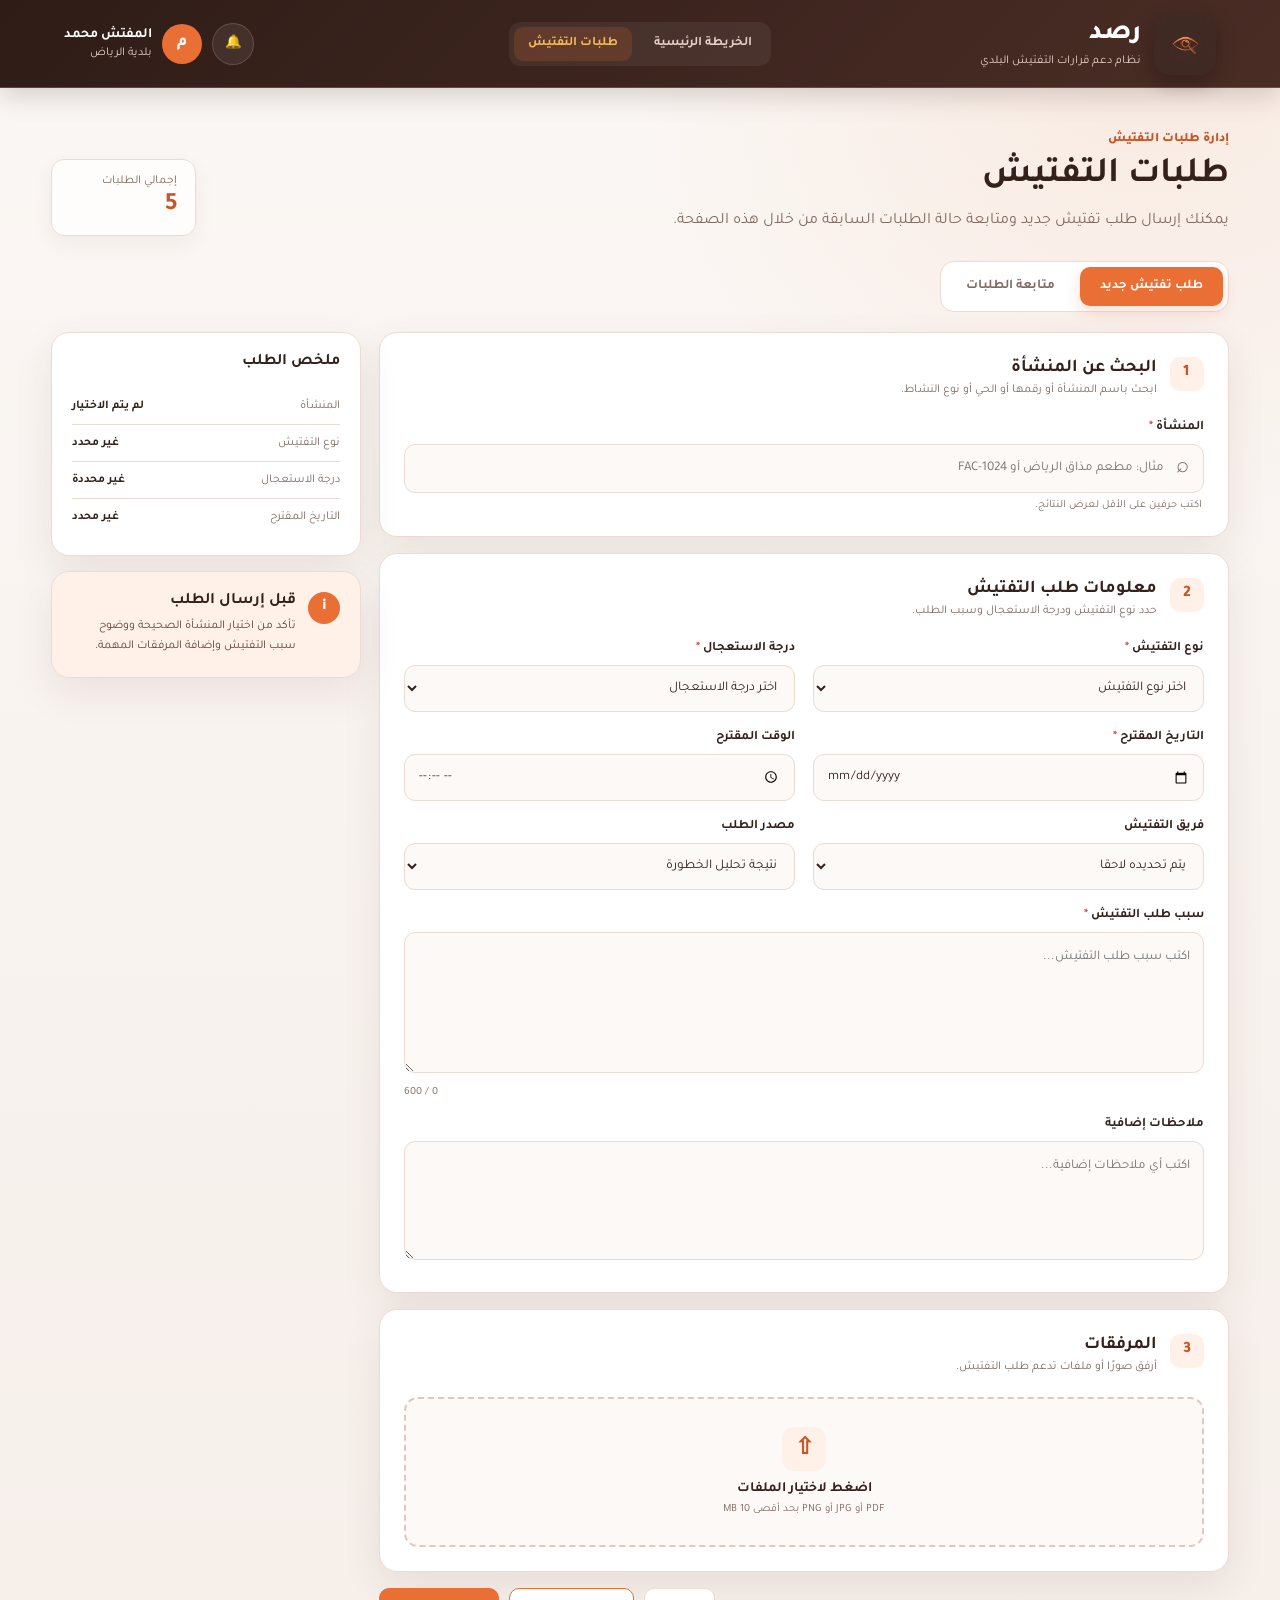
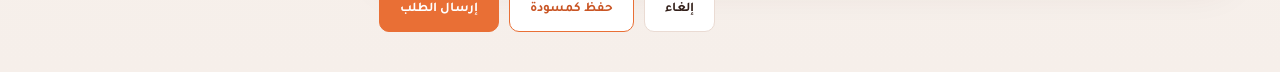
<file: inspection-request.html>
<!DOCTYPE html>
<html lang="ar" dir="rtl">

<head>
    <meta charset="UTF-8">

    <meta
        name="viewport"
        content="width=device-width, initial-scale=1.0"
    >

    <title>طلبات التفتيش | رصد</title>

    <link
        href="https://fonts.googleapis.com/css2?family=Tajawal:wght@400;500;600;700;800&display=swap"
        rel="stylesheet"
    >

    <link
        rel="stylesheet"
        href="inspection-request.css"
    >
</head>

<body>

<header class="header">

    <div class="brand">

        <img
            src="logo.jpeg"
            alt="شعار رصد"
            class="brand-logo-image"
        >

        <div>

            <h1>
                رصد
            </h1>

            <p>
                نظام دعم قرارات التفتيش البلدي
            </p>

        </div>

    </div>

    <nav class="navigation">

        <a href="index.html">
            الخريطة الرئيسية
        </a>

        <a
            href="inspection-request.html"
            class="active"
        >
            طلبات التفتيش
        </a>

    </nav>

    <div class="profile">

        <button
            class="notification-button"
            aria-label="الإشعارات"
        >
            🔔
        </button>

        <div class="profile-avatar">
            م
        </div>

        <div class="profile-text">
            <strong>المفتش محمد</strong>
            <span>بلدية الرياض</span>
        </div>

    </div>

</header>

<main class="page-container">

    <section class="page-heading">

        <div>

            <span class="eyebrow">
                إدارة طلبات التفتيش
            </span>

            <h2>
                طلبات التفتيش
            </h2>

            <p>
                يمكنك إرسال طلب تفتيش جديد ومتابعة حالة
                الطلبات السابقة من خلال هذه الصفحة.
            </p>

        </div>

        <div class="summary-box">

            <span>
                إجمالي الطلبات
            </span>

            <strong id="requestsTotal">
                0
            </strong>

        </div>

    </section>

    <section class="tabs-container">

        <button
            class="tab-button active"
            data-tab="newRequest"
        >
            طلب تفتيش جديد
        </button>

        <button
            class="tab-button"
            data-tab="trackRequests"
        >
            متابعة الطلبات
        </button>

    </section>

    <section
        id="newRequest"
        class="tab-content active"
    >

        <form id="inspectionForm">

            <div class="form-layout">

                <div class="form-main">

                    <section class="form-card">

                        <div class="card-heading">

                            <div class="heading-icon">
                                1
                            </div>

                            <div>

                                <h3>
                                    البحث عن المنشأة
                                </h3>

                                <p>
                                    ابحث باسم المنشأة أو رقمها أو الحي
                                    أو نوع النشاط.
                                </p>

                            </div>

                        </div>

                        <div class="facility-search-wrapper">

                            <label for="facilitySearchInput">

                                المنشأة

                                <span class="required">
                                    *
                                </span>

                            </label>

                            <div class="facility-search-box">

                                <span class="search-icon">
                                    ⌕
                                </span>

                                <input
                                    id="facilitySearchInput"
                                    type="search"
                                    placeholder="مثال: مطعم مذاق الرياض أو FAC-1024"
                                    autocomplete="off"
                                >

                                <button
                                    type="button"
                                    id="clearFacilityButton"
                                    class="clear-search-button hidden"
                                    aria-label="مسح المنشأة"
                                >
                                    ×
                                </button>

                            </div>

                            <p class="search-help">
                                اكتب حرفين على الأقل لعرض النتائج.
                            </p>

                            <div
                                id="facilitySearchResults"
                                class="facility-search-results hidden"
                            ></div>

                            <input
                                id="selectedFacilityId"
                                type="hidden"
                            >

                        </div>

                        <div
                            id="facilityInformation"
                            class="facility-information hidden"
                        >

                            <div class="facility-header">

                                <div>

                                    <span class="facility-label">
                                        المنشأة المختارة
                                    </span>

                                    <h4 id="facilityName">
                                        -
                                    </h4>

                                </div>

                                <span
                                    id="facilityPriority"
                                    class="priority-badge"
                                >
                                    -
                                </span>

                            </div>

                            <div class="facility-grid">

                                <div class="facility-detail">
                                    <span>رقم المنشأة</span>
                                    <strong id="facilityId">-</strong>
                                </div>

                                <div class="facility-detail">
                                    <span>نوع النشاط</span>
                                    <strong id="facilityType">-</strong>
                                </div>

                                <div class="facility-detail">
                                    <span>الحي</span>
                                    <strong id="facilityDistrict">-</strong>
                                </div>

                                <div class="facility-detail">
                                    <span>درجة الخطورة</span>
                                    <strong id="facilityScore">-</strong>
                                </div>

                                <div class="facility-detail">
                                    <span>عدد البلاغات</span>
                                    <strong id="facilityComplaints">-</strong>
                                </div>

                                <div class="facility-detail">
                                    <span>المخالفات السابقة</span>
                                    <strong id="facilityViolations">-</strong>
                                </div>

                            </div>

                            <div class="risk-reason">

                                <strong>
                                    سبب مستوى الأولوية
                                </strong>

                                <p id="facilityReason">
                                    -
                                </p>

                            </div>

                        </div>

                    </section>

                    <section class="form-card">

                        <div class="card-heading">

                            <div class="heading-icon">
                                2
                            </div>

                            <div>

                                <h3>
                                    معلومات طلب التفتيش
                                </h3>

                                <p>
                                    حدد نوع التفتيش ودرجة الاستعجال
                                    وسبب الطلب.
                                </p>

                            </div>

                        </div>

                        <div class="form-grid">

                            <div class="form-group">

                                <label for="inspectionType">

                                    نوع التفتيش

                                    <span class="required">
                                        *
                                    </span>

                                </label>

                                <select
                                    id="inspectionType"
                                    required
                                >

                                    <option value="">
                                        اختر نوع التفتيش
                                    </option>

                                    <option value="urgent">
                                        تفتيش عاجل
                                    </option>

                                    <option value="routine">
                                        تفتيش دوري
                                    </option>

                                    <option value="complaint">
                                        تفتيش بسبب بلاغ
                                    </option>

                                    <option value="follow-up">
                                        متابعة مخالفة سابقة
                                    </option>

                                    <option value="reinspection">
                                        إعادة تفتيش
                                    </option>

                                </select>

                            </div>

                            <div class="form-group">

                                <label for="urgencyLevel">

                                    درجة الاستعجال

                                    <span class="required">
                                        *
                                    </span>

                                </label>

                                <select
                                    id="urgencyLevel"
                                    required
                                >

                                    <option value="">
                                        اختر درجة الاستعجال
                                    </option>

                                    <option value="high">
                                        عاجل جدًا
                                    </option>

                                    <option value="medium">
                                        متوسط
                                    </option>

                                    <option value="low">
                                        عادي
                                    </option>

                                </select>

                            </div>

                            <div class="form-group">

                                <label for="inspectionDate">

                                    التاريخ المقترح

                                    <span class="required">
                                        *
                                    </span>

                                </label>

                                <input
                                    id="inspectionDate"
                                    type="date"
                                    required
                                >

                            </div>

                            <div class="form-group">

                                <label for="inspectionTime">
                                    الوقت المقترح
                                </label>

                                <input
                                    id="inspectionTime"
                                    type="time"
                                >

                            </div>

                            <div class="form-group">

                                <label for="assignedTeam">
                                    فريق التفتيش
                                </label>

                                <select id="assignedTeam">

                                    <option value="">
                                        يتم تحديده لاحقًا
                                    </option>

                                    <option value="team-a">
                                        فريق التفتيش أ
                                    </option>

                                    <option value="team-b">
                                        فريق التفتيش ب
                                    </option>

                                    <option value="team-c">
                                        فريق التفتيش ج
                                    </option>

                                </select>

                            </div>

                            <div class="form-group">

                                <label for="requestSource">
                                    مصدر الطلب
                                </label>

                                <select id="requestSource">

                                    <option value="risk">
                                        نتيجة تحليل الخطورة
                                    </option>

                                    <option value="complaint">
                                        بلاغ
                                    </option>

                                    <option value="previous-violation">
                                        مخالفة سابقة
                                    </option>

                                    <option value="manual">
                                        طلب يدوي
                                    </option>

                                </select>

                            </div>

                            <div class="form-group full-width">

                                <label for="requestReason">

                                    سبب طلب التفتيش

                                    <span class="required">
                                        *
                                    </span>

                                </label>

                                <textarea
                                    id="requestReason"
                                    rows="5"
                                    maxlength="600"
                                    placeholder="اكتب سبب طلب التفتيش..."
                                    required
                                ></textarea>

                                <div class="character-counter">

                                    <span id="reasonCounter">
                                        0
                                    </span>

                                    / 600

                                </div>

                            </div>

                            <div class="form-group full-width">

                                <label for="additionalNotes">
                                    ملاحظات إضافية
                                </label>

                                <textarea
                                    id="additionalNotes"
                                    rows="4"
                                    maxlength="400"
                                    placeholder="اكتب أي ملاحظات إضافية..."
                                ></textarea>

                            </div>

                        </div>

                    </section>

                    <section class="form-card">

                        <div class="card-heading">

                            <div class="heading-icon">
                                3
                            </div>

                            <div>

                                <h3>
                                    المرفقات
                                </h3>

                                <p>
                                    أرفق صورًا أو ملفات تدعم طلب التفتيش.
                                </p>

                            </div>

                        </div>

                        <label
                            class="upload-area"
                            for="requestAttachments"
                        >

                            <div class="upload-icon">
                                ⇧
                            </div>

                            <strong>
                                اضغط لاختيار الملفات
                            </strong>

                            <span>
                                PDF أو JPG أو PNG بحد أقصى 10 MB
                            </span>

                            <input
                                id="requestAttachments"
                                type="file"
                                multiple
                                accept=".pdf,.jpg,.jpeg,.png"
                            >

                        </label>

                        <div id="attachmentsList"></div>

                    </section>

                    <div class="form-actions">

                        <button
                            type="button"
                            id="cancelButton"
                            class="button secondary"
                        >
                            إلغاء
                        </button>

                        <button
                            type="button"
                            id="saveDraftButton"
                            class="button draft"
                        >
                            حفظ كمسودة
                        </button>

                        <button
                            type="submit"
                            class="button primary"
                        >
                            إرسال الطلب
                        </button>

                    </div>

                </div>

                <aside class="form-sidebar">

                    <section class="side-card">

                        <h3>
                            ملخص الطلب
                        </h3>

                        <div class="summary-row">

                            <span>
                                المنشأة
                            </span>

                            <strong id="summaryFacility">
                                لم يتم الاختيار
                            </strong>

                        </div>

                        <div class="summary-row">

                            <span>
                                نوع التفتيش
                            </span>

                            <strong id="summaryType">
                                غير محدد
                            </strong>

                        </div>

                        <div class="summary-row">

                            <span>
                                درجة الاستعجال
                            </span>

                            <strong id="summaryUrgency">
                                غير محددة
                            </strong>

                        </div>

                        <div class="summary-row">

                            <span>
                                التاريخ المقترح
                            </span>

                            <strong id="summaryDate">
                                غير محدد
                            </strong>

                        </div>

                    </section>

                    <section class="side-card help-card">

                        <div class="help-icon">
                            i
                        </div>

                        <div>

                            <h3>
                                قبل إرسال الطلب
                            </h3>

                            <p>
                                تأكد من اختيار المنشأة الصحيحة ووضوح
                                سبب التفتيش وإضافة المرفقات المهمة.
                            </p>

                        </div>

                    </section>

                </aside>

            </div>

        </form>

    </section>

    <section
        id="trackRequests"
        class="tab-content"
    >

        <div class="tracking-layout">

            <div class="requests-column">

                <section class="tracking-toolbar">

                    <div class="tracking-search">

                        <span>
                            ⌕
                        </span>

                        <input
                            id="requestSearch"
                            type="search"
                            placeholder="ابحث برقم الطلب أو اسم المنشأة..."
                        >

                    </div>

                    <select id="statusFilter">

                        <option value="all">
                            جميع الحالات
                        </option>

                        <option value="draft">
                            مسودة
                        </option>

                        <option value="submitted">
                            تم الإرسال
                        </option>

                        <option value="review">
                            قيد المراجعة
                        </option>

                        <option value="approved">
                            تمت الموافقة
                        </option>

                        <option value="scheduled">
                            تمت الجدولة
                        </option>

                        <option value="completed">
                            مكتمل
                        </option>

                        <option value="rejected">
                            مرفوض
                        </option>

                    </select>

                </section>

                <section
                    id="requestsList"
                    class="requests-list"
                ></section>

            </div>

            <aside
                id="requestDetails"
                class="request-details"
            >

                <div class="empty-state">

                    <div class="empty-icon">
                        ◴
                    </div>

                    <h3>
                        اختر طلبًا لعرض تفاصيله
                    </h3>

                    <p>
                        اضغط على أحد الطلبات لمتابعة حالته
                        وعرض الجدول الزمني.
                    </p>

                </div>

            </aside>

        </div>

    </section>

</main>

<div
    id="successModal"
    class="modal-overlay hidden"
>

    <div class="success-modal">

        <div class="success-icon">
            ✓
        </div>

        <h3>
            تم إرسال الطلب بنجاح
        </h3>

        <p>
            تم تسجيل طلب التفتيش وإرساله للمراجعة.
        </p>

        <div class="request-number-box">

            <span>
                رقم الطلب
            </span>

            <strong id="submittedRequestNumber">
                -
            </strong>

        </div>

        <button
            id="closeModalButton"
            class="button primary full-button"
        >
            متابعة الطلب
        </button>

    </div>

</div>

<script src="inspection-request.js"></script>

</body>
</html>
</file>
<file: inspection-request.css>
:root {
    --background: #f8f3ef;
    --surface: #ffffff;

    --text: #34211b;
    --muted: #806b63;
    --border: #eadbd3;

    --primary: #4a2d25;
    --primary-hover: #2f1c17;
    --primary-light: #f4e9e2;

    --accent: #e96f35;
    --accent-dark: #c95524;
    --accent-light: #fff0e8;

    --gold: #f2b95f;
    --gold-light: #fff7e8;

    --high: #d94a3d;
    --high-light: #fff0ee;

    --medium: #e99a36;
    --medium-light: #fff5e6;

    --low: #4d9a68;
    --low-light: #edf7f0;

    --blue: #b96742;
    --blue-light: #f8ebe5;

    --grey: #aa9991;
    --grey-light: #f5f1ef;

    --shadow:
        0 15px 40px rgba(74, 45, 37, 0.09);
}

* {
    box-sizing: border-box;
}

body {
    margin: 0;
    min-height: 100vh;

    font-family:
        "Tajawal",
        sans-serif;

    background:
        radial-gradient(
            circle at 90% 0%,
            rgba(233, 111, 53, 0.10),
            transparent 26%
        ),
        linear-gradient(
            180deg,
            #fbf7f4,
            #f6efea
        );

    color: var(--text);
}

button,
input,
select,
textarea {
    font-family: inherit;
}

button {
    cursor: pointer;
}

.hidden {
    display: none !important;
}

/* Header */

.header {
    min-height: 88px;
    padding: 10px 5%;

    display: grid;
    grid-template-columns:
        1fr auto 1fr;

    align-items: center;

    gap: 24px;

    position: sticky;
    top: 0;
    z-index: 1000;

    border-bottom:
        1px solid rgba(242, 185, 95, 0.25);

    background:
        linear-gradient(
            135deg,
            #2f1c17,
            #4a2d25
        );

    box-shadow:
        0 8px 25px rgba(47, 28, 23, 0.18);
}

.brand,
.profile {
    display: flex;
    align-items: center;
}

.brand {
    gap: 13px;
}

.brand-logo-image {
    width: 62px;
    height: 62px;

    object-fit: cover;

    border-radius: 15px;

    background: var(--primary-hover);

    box-shadow:
        0 8px 20px rgba(20, 10, 8, 0.30);
}

.brand h1,
.brand p {
    margin: 0;
}

.brand h1 {
    color: white;

    font-size: 27px;
    font-weight: 800;
}

.brand p {
    margin-top: 3px;

    color: #e6cfc4;

    font-size: 12px;
}

.navigation {
    display: flex;

    gap: 8px;

    padding: 5px;

    border-radius: 12px;

    background:
        rgba(255, 255, 255, 0.06);
}

.navigation a {
    padding: 9px 14px;

    border-radius: 9px;

    color: #e6cfc4;

    font-size: 13px;
    font-weight: 700;

    text-decoration: none;

    transition: 0.2s;
}

.navigation a:hover,
.navigation a.active {
    background:
        rgba(233, 111, 53, 0.16);

    color: white;
}

.navigation a.active {
    color: var(--gold);
}

.profile {
    justify-self: end;

    gap: 10px;
}

.notification-button {
    width: 42px;
    height: 42px;

    border:
        1px solid rgba(255, 255, 255, 0.15);

    border-radius: 50%;

    background:
        rgba(255, 255, 255, 0.08);

    color: white;
}

.profile-avatar {
    width: 40px;
    height: 40px;

    display: grid;
    place-items: center;

    border-radius: 50%;

    background: var(--accent);

    color: white;

    font-weight: 800;
}

.profile-text strong,
.profile-text span {
    display: block;
}

.profile-text strong {
    color: white;

    font-size: 14px;
}

.profile-text span {
    margin-top: 2px;

    color: #e6cfc4;

    font-size: 12px;
}

/* Page */

.page-container {
    width: min(1450px, 92%);
    margin: auto;
}

.page-heading {
    padding: 42px 0 25px;

    display: flex;
    align-items: flex-end;
    justify-content: space-between;

    gap: 20px;
}

.eyebrow {
    display: inline-block;

    margin-bottom: 7px;

    color: var(--accent-dark);

    font-size: 13px;
    font-weight: 800;
}

.page-heading h2 {
    margin: 0;

    font-size: 36px;
}

.page-heading p {
    max-width: 720px;

    margin: 9px 0 0;

    color: var(--muted);

    line-height: 1.8;
}

.summary-box {
    min-width: 145px;

    padding: 14px 18px;

    border:
        1px solid var(--border);

    border-radius: 13px;

    background:
        rgba(255, 255, 255, 0.80);

    box-shadow:
        0 8px 22px rgba(74, 45, 37, 0.05);
}

.summary-box span,
.summary-box strong {
    display: block;
}

.summary-box span {
    color: var(--muted);

    font-size: 12px;
}

.summary-box strong {
    margin-top: 3px;

    color: var(--accent-dark);

    font-size: 25px;
}

/* Tabs */

.tabs-container {
    width: fit-content;

    display: flex;

    gap: 5px;

    margin-bottom: 20px;
    padding: 5px;

    border:
        1px solid var(--border);

    border-radius: 14px;

    background: white;
}

.tab-button {
    padding: 11px 20px;

    border: none;
    border-radius: 10px;

    background: transparent;

    color: var(--muted);

    font-weight: 700;
}

.tab-button.active {
    background: var(--accent);

    color: white;

    box-shadow:
        0 6px 14px rgba(233, 111, 53, 0.22);
}

.tab-content {
    display: none;
}

.tab-content.active {
    display: block;
}

/* Layout */

.form-layout {
    display: grid;
    grid-template-columns:
        minmax(0, 1fr) 310px;

    align-items: start;

    gap: 18px;

    padding-bottom: 40px;
}

.form-main {
    display: flex;
    flex-direction: column;

    gap: 16px;
}

.form-card,
.side-card,
.tracking-toolbar,
.request-details {
    border:
        1px solid var(--border);

    border-radius: 18px;

    background: var(--surface);

    box-shadow: var(--shadow);
}

.form-card {
    padding: 24px;
}

.card-heading {
    display: flex;
    align-items: flex-start;

    gap: 13px;

    margin-bottom: 23px;
}

.heading-icon {
    width: 34px;
    height: 34px;
    flex-shrink: 0;

    display: grid;
    place-items: center;

    border-radius: 10px;

    background: var(--accent-light);

    color: var(--accent-dark);

    font-weight: 800;
}

.card-heading h3,
.card-heading p {
    margin: 0;
}

.card-heading h3 {
    font-size: 18px;
}

.card-heading p {
    margin-top: 4px;

    color: var(--muted);

    font-size: 12px;
}

/* Facility search */

.facility-search-wrapper {
    position: relative;
}

.facility-search-wrapper > label {
    display: block;

    margin-bottom: 8px;

    font-size: 13px;
    font-weight: 700;
}

.required {
    color: var(--high);
}

.facility-search-box {
    height: 49px;

    display: flex;
    align-items: center;

    gap: 10px;

    padding: 0 14px;

    border:
        1px solid var(--border);

    border-radius: 11px;

    background: #fcf9f7;

    transition: 0.2s;
}

.facility-search-box:focus-within {
    border-color: var(--accent);

    background: white;

    box-shadow:
        0 0 0 3px rgba(233, 111, 53, 0.10);
}

.search-icon {
    color: var(--muted);

    font-size: 22px;
}

.facility-search-box input {
    width: 100%;

    border: none;
    outline: none;

    background: transparent;

    color: var(--text);
}

.clear-search-button {
    width: 27px;
    height: 27px;
    flex-shrink: 0;

    display: grid;
    place-items: center;

    border: none;
    border-radius: 50%;

    background: var(--primary-light);

    color: var(--muted);

    font-size: 18px;
}

.search-help {
    margin: 6px 2px 0;

    color: var(--muted);

    font-size: 11px;
}

.facility-search-results {
    position: absolute;
    top: 81px;
    right: 0;
    left: 0;
    z-index: 100;

    max-height: 330px;

    overflow-y: auto;

    border:
        1px solid var(--border);

    border-radius: 13px;

    background: white;

    box-shadow:
        0 16px 38px rgba(74, 45, 37, 0.16);
}

.facility-search-result {
    width: 100%;

    padding: 14px;

    display: flex;
    align-items: center;
    justify-content: space-between;

    gap: 14px;

    border: none;
    border-bottom:
        1px solid var(--border);

    background: white;

    text-align: right;

    transition: 0.15s;
}

.facility-search-result:last-child {
    border-bottom: none;
}

.facility-search-result:hover {
    background: var(--accent-light);
}

.result-main strong,
.result-main span {
    display: block;
}

.result-main strong {
    margin-bottom: 4px;

    font-size: 14px;
}

.result-main span {
    color: var(--muted);

    font-size: 11px;
}

.result-priority {
    flex-shrink: 0;

    padding: 5px 9px;

    border-radius: 999px;

    font-size: 10px;
    font-weight: 800;
}

.result-priority.high {
    color: var(--high);

    background: var(--high-light);
}

.result-priority.medium {
    color: #b66a0b;

    background: var(--medium-light);
}

.result-priority.low {
    color: var(--low);

    background: var(--low-light);
}

.no-search-results {
    padding: 23px;

    text-align: center;

    color: var(--muted);

    font-size: 13px;
}

/* Facility details */

.facility-information {
    margin-top: 22px;

    padding: 20px;

    border:
        1px solid var(--border);

    border-radius: 15px;

    background: #fcf9f7;
}

.facility-header {
    display: flex;
    align-items: flex-start;
    justify-content: space-between;

    gap: 15px;

    margin-bottom: 16px;
}

.facility-label {
    color: var(--muted);

    font-size: 11px;
}

.facility-header h4 {
    margin: 4px 0 0;

    font-size: 20px;
}

.priority-badge,
.request-status {
    padding: 6px 10px;

    display: inline-flex;
    align-items: center;

    border-radius: 999px;

    font-size: 11px;
    font-weight: 800;
}

.priority-badge.high {
    background: var(--high-light);

    color: var(--high);
}

.priority-badge.medium {
    background: var(--medium-light);

    color: #b66a0b;
}

.priority-badge.low {
    background: var(--low-light);

    color: var(--low);
}

.facility-grid {
    display: grid;
    grid-template-columns:
        repeat(3, 1fr);

    gap: 10px;
}

.facility-detail {
    padding: 12px;

    border:
        1px solid var(--border);

    border-radius: 11px;

    background: white;
}

.facility-detail span,
.facility-detail strong {
    display: block;
}

.facility-detail span {
    color: var(--muted);

    font-size: 10px;
}

.facility-detail strong {
    margin-top: 3px;

    font-size: 13px;
}

.risk-reason {
    margin-top: 13px;

    padding: 13px;

    border-right:
        4px solid var(--accent);

    border-radius: 9px;

    background: var(--accent-light);

    color: #654237;
}

.risk-reason strong {
    font-size: 12px;
}

.risk-reason p {
    margin: 5px 0 0;

    font-size: 12px;

    line-height: 1.7;
}

/* Form */

.form-grid {
    display: grid;
    grid-template-columns:
        1fr 1fr;

    gap: 18px;
}

.form-group {
    position: relative;
}

.form-group.full-width {
    grid-column: 1 / -1;
}

.form-group label {
    display: block;

    margin-bottom: 8px;

    font-size: 13px;
    font-weight: 700;
}

.form-group input,
.form-group select,
.form-group textarea {
    width: 100%;

    border:
        1px solid var(--border);

    border-radius: 11px;

    background: #fcf9f7;

    color: var(--text);

    outline: none;

    transition: 0.2s;
}

.form-group input,
.form-group select {
    height: 47px;

    padding: 0 13px;
}

.form-group textarea {
    padding: 13px;

    resize: vertical;

    line-height: 1.7;
}

.form-group input:focus,
.form-group select:focus,
.form-group textarea:focus {
    border-color: var(--accent);

    background: white;

    box-shadow:
        0 0 0 3px rgba(233, 111, 53, 0.10);
}

.character-counter {
    margin-top: 5px;

    text-align: left;

    color: var(--muted);

    font-size: 11px;
}

/* Upload */

.upload-area {
    min-height: 150px;

    padding: 25px;

    display: flex;
    flex-direction: column;
    align-items: center;
    justify-content: center;

    border:
        2px dashed #ddc9bf;

    border-radius: 14px;

    background: #fcf9f7;

    cursor: pointer;

    transition: 0.2s;
}

.upload-area:hover {
    border-color: var(--accent);

    background: var(--accent-light);
}

.upload-icon {
    width: 44px;
    height: 44px;

    display: grid;
    place-items: center;

    margin-bottom: 10px;

    border-radius: 12px;

    background: var(--accent-light);

    color: var(--accent-dark);

    font-size: 23px;
    font-weight: 800;
}

.upload-area strong {
    font-size: 14px;
}

.upload-area span {
    margin-top: 5px;

    color: var(--muted);

    font-size: 11px;
}

.upload-area input {
    display: none;
}

.attachment-item {
    margin-top: 10px;

    padding: 11px 13px;

    display: flex;
    align-items: center;
    justify-content: space-between;

    border:
        1px solid var(--border);

    border-radius: 10px;

    background: #fcf9f7;

    font-size: 12px;
}

.attachment-item button {
    border: none;

    background: transparent;

    color: var(--high);

    font-weight: 700;
}

/* Sidebar */

.form-sidebar {
    position: sticky;
    top: 108px;

    display: flex;
    flex-direction: column;

    gap: 15px;
}

.side-card {
    padding: 20px;
}

.side-card h3 {
    margin: 0 0 16px;

    font-size: 16px;
}

.summary-row {
    padding: 11px 0;

    display: flex;
    align-items: flex-start;
    justify-content: space-between;

    gap: 12px;

    border-bottom:
        1px solid var(--border);
}

.summary-row:last-child {
    border-bottom: none;
}

.summary-row span {
    color: var(--muted);

    font-size: 12px;
}

.summary-row strong {
    max-width: 150px;

    text-align: left;

    font-size: 12px;
}

.help-card {
    display: flex;

    gap: 12px;

    background: var(--accent-light);
}

.help-icon {
    width: 32px;
    height: 32px;
    flex-shrink: 0;

    display: grid;
    place-items: center;

    border-radius: 50%;

    background: var(--accent);

    color: white;

    font-weight: 800;
}

.help-card h3 {
    margin-bottom: 5px;
}

.help-card p {
    margin: 0;

    color: #654237;

    font-size: 12px;

    line-height: 1.7;
}

/* Buttons */

.form-actions {
    display: flex;
    justify-content: flex-end;

    gap: 10px;
}

.button {
    min-height: 44px;

    padding: 0 20px;

    border-radius: 10px;

    font-weight: 700;
}

.button.primary {
    border:
        1px solid var(--accent);

    background: var(--accent);

    color: white;
}

.button.primary:hover {
    border-color: var(--accent-dark);

    background: var(--accent-dark);
}

.button.secondary {
    border:
        1px solid var(--border);

    background: white;

    color: var(--text);
}

.button.draft {
    border:
        1px solid var(--accent);

    background: white;

    color: var(--accent-dark);
}

/* Tracking */

.tracking-layout {
    min-height: 650px;

    display: grid;
    grid-template-columns:
        minmax(370px, 0.9fr)
        minmax(450px, 1.35fr);

    gap: 18px;

    padding-bottom: 40px;
}

.requests-column {
    display: flex;
    flex-direction: column;

    gap: 14px;
}

.tracking-toolbar {
    padding: 14px;

    display: flex;

    gap: 10px;
}

.tracking-search {
    height: 44px;
    flex: 1;

    display: flex;
    align-items: center;

    gap: 8px;

    padding: 0 12px;

    border:
        1px solid var(--border);

    border-radius: 10px;

    background: #fcf9f7;
}

.tracking-search:focus-within {
    border-color: var(--accent);

    box-shadow:
        0 0 0 3px rgba(233, 111, 53, 0.10);
}

.tracking-search span {
    color: var(--muted);

    font-size: 20px;
}

.tracking-search input {
    width: 100%;

    border: none;
    outline: none;

    background: transparent;
}

.tracking-toolbar select {
    min-width: 145px;
    height: 44px;

    padding: 0 10px;

    border:
        1px solid var(--border);

    border-radius: 10px;

    background: white;
}

.requests-list {
    display: flex;
    flex-direction: column;

    gap: 11px;
}

.request-card {
    padding: 17px;

    border:
        1px solid var(--border);

    border-radius: 15px;

    background: white;

    box-shadow:
        0 8px 22px rgba(74, 45, 37, 0.05);

    cursor: pointer;

    transition: 0.2s;
}

.request-card:hover,
.request-card.selected {
    transform: translateY(-2px);

    border-color: var(--accent);

    box-shadow: var(--shadow);
}

.request-card.selected {
    border-right:
        5px solid var(--accent);
}

.request-card-top,
.request-card-bottom {
    display: flex;
    align-items: center;
    justify-content: space-between;

    gap: 10px;
}

.request-number {
    color: var(--accent-dark);

    font-size: 12px;
    font-weight: 800;
}

.request-card h3 {
    margin: 10px 0 4px;

    font-size: 16px;
}

.request-card-description {
    color: var(--muted);

    font-size: 12px;
}

.request-card-bottom {
    margin-top: 14px;

    padding-top: 12px;

    border-top:
        1px solid var(--border);

    color: var(--muted);

    font-size: 11px;
}

/* Statuses */

.request-status.draft {
    background: var(--grey-light);

    color: #6f605a;
}

.request-status.submitted {
    background: var(--blue-light);

    color: var(--blue);
}

.request-status.review {
    background: var(--medium-light);

    color: #ad650c;
}

.request-status.approved {
    background: var(--primary-light);

    color: var(--primary);
}

.request-status.scheduled {
    background: var(--accent-light);

    color: var(--accent-dark);
}

.request-status.completed {
    background: var(--low-light);

    color: var(--low);
}

.request-status.rejected {
    background: var(--high-light);

    color: var(--high);
}

/* Details */

.request-details {
    min-height: 650px;

    padding: 25px;
}

.empty-state {
    min-height: 300px;
    height: 100%;

    display: flex;
    flex-direction: column;
    align-items: center;
    justify-content: center;

    text-align: center;
}

.empty-icon {
    width: 70px;
    height: 70px;

    display: grid;
    place-items: center;

    border-radius: 50%;

    background: var(--accent-light);

    color: var(--accent-dark);

    font-size: 31px;
}

.empty-state h3 {
    margin: 15px 0 5px;
}

.empty-state p {
    max-width: 320px;

    margin: 0;

    color: var(--muted);

    font-size: 13px;

    line-height: 1.7;
}

.details-header {
    padding-bottom: 20px;

    display: flex;
    align-items: flex-start;
    justify-content: space-between;

    gap: 15px;

    border-bottom:
        1px solid var(--border);
}

.details-header h2 {
    margin: 5px 0 0;

    font-size: 23px;
}

.details-request-number {
    color: var(--accent-dark);

    font-size: 12px;
    font-weight: 800;
}

.details-grid {
    display: grid;
    grid-template-columns:
        repeat(3, 1fr);

    gap: 10px;

    margin-top: 20px;
}

.detail-box {
    padding: 13px;

    border:
        1px solid var(--border);

    border-radius: 11px;

    background: #fcf9f7;
}

.detail-box span,
.detail-box strong {
    display: block;
}

.detail-box span {
    color: var(--muted);

    font-size: 10px;
}

.detail-box strong {
    margin-top: 4px;

    font-size: 13px;
}

.request-reason-box {
    margin-top: 15px;

    padding: 15px;

    border-radius: 12px;

    background: var(--accent-light);
}

.request-reason-box span {
    color: var(--accent-dark);

    font-size: 11px;
    font-weight: 800;
}

.request-reason-box p {
    margin: 6px 0 0;

    color: #654237;

    font-size: 13px;

    line-height: 1.8;
}

/* Timeline */

.timeline-title {
    margin: 28px 0 18px;

    font-size: 18px;
}

.timeline {
    position: relative;

    padding-right: 18px;
}

.timeline::before {
    content: "";

    position: absolute;
    top: 11px;
    right: 7px;
    bottom: 12px;

    width: 2px;

    background: var(--border);
}

.timeline-item {
    position: relative;

    padding:
        0 31px 25px 0;
}

.timeline-item:last-child {
    padding-bottom: 0;
}

.timeline-dot {
    position: absolute;
    top: 4px;
    right: 0;

    width: 16px;
    height: 16px;

    border: 4px solid white;
    border-radius: 50%;

    background: var(--grey);

    box-shadow:
        0 0 0 2px var(--border);
}

.timeline-item.completed .timeline-dot {
    background: var(--low);

    box-shadow:
        0 0 0 2px var(--low);
}

.timeline-item.current .timeline-dot {
    background: var(--accent);

    box-shadow:
        0 0 0 2px var(--accent),
        0 0 0 7px rgba(233, 111, 53, 0.13);
}

.timeline-item.rejected .timeline-dot {
    background: var(--high);

    box-shadow:
        0 0 0 2px var(--high);
}

.timeline-content h4 {
    margin: 0;

    font-size: 14px;
}

.timeline-content p {
    margin: 4px 0 0;

    color: var(--muted);

    font-size: 11px;
}

.timeline-note {
    margin-top: 8px;

    padding: 10px;

    border-radius: 9px;

    background: #faf6f3;

    color: #654f47;

    font-size: 11px;

    line-height: 1.7;
}

.timeline-item.rejected .timeline-note {
    background: var(--high-light);

    color: #8d3440;
}

/* Modal */

.modal-overlay {
    position: fixed;
    inset: 0;
    z-index: 2000;

    display: grid;
    place-items: center;

    padding: 20px;

    background:
        rgba(47, 28, 23, 0.66);

    backdrop-filter: blur(5px);
}

.success-modal {
    width: min(420px, 100%);

    padding: 30px;

    border-radius: 20px;

    background: white;

    text-align: center;

    box-shadow:
        0 25px 70px rgba(0, 0, 0, 0.20);
}

.success-icon {
    width: 68px;
    height: 68px;

    display: grid;
    place-items: center;

    margin: auto;

    border-radius: 50%;

    background: var(--low-light);

    color: var(--low);

    font-size: 32px;
    font-weight: 800;
}

.success-modal h3 {
    margin: 16px 0 6px;

    font-size: 22px;
}

.success-modal p {
    margin: 0;

    color: var(--muted);

    font-size: 13px;
}

.request-number-box {
    margin: 20px 0;

    padding: 14px;

    border-radius: 11px;

    background: var(--accent-light);
}

.request-number-box span,
.request-number-box strong {
    display: block;
}

.request-number-box span {
    color: var(--muted);

    font-size: 11px;
}

.request-number-box strong {
    margin-top: 4px;

    color: var(--accent-dark);

    font-size: 20px;
}

.full-button {
    width: 100%;
}

/* Responsive */

@media (max-width: 1100px) {
    .header {
        grid-template-columns:
            1fr auto;
    }

    .navigation {
        order: 3;
        grid-column: 1 / -1;

        width: 100%;

        justify-content: center;
    }

    .form-layout {
        grid-template-columns: 1fr;
    }

    .form-sidebar {
        position: static;

        display: grid;
        grid-template-columns:
            1fr 1fr;
    }

    .tracking-layout {
        grid-template-columns: 1fr;
    }

    .request-details {
        min-height: 500px;
    }
}

@media (max-width: 700px) {
    .page-container {
        width: 94%;
    }

    .header {
        padding:
            10px 3%;
    }

    .brand-logo-image {
        width: 52px;
        height: 52px;
    }

    .profile-text {
        display: none;
    }

    .page-heading {
        align-items: flex-start;

        flex-direction: column;
    }

    .summary-box {
        width: 100%;
    }

    .tabs-container {
        width: 100%;
    }

    .tab-button {
        flex: 1;
    }

    .form-grid,
    .facility-grid,
    .details-grid,
    .form-sidebar {
        grid-template-columns: 1fr;
    }

    .form-actions {
        flex-direction: column-reverse;
    }

    .button {
        width: 100%;
    }

    .tracking-toolbar {
        flex-direction: column;
    }

    .tracking-toolbar select {
        width: 100%;
    }

    .request-card-bottom {
        align-items: flex-start;

        flex-direction: column;
    }

    .facility-search-results {
        max-height: 280px;
    }
}
</file>
